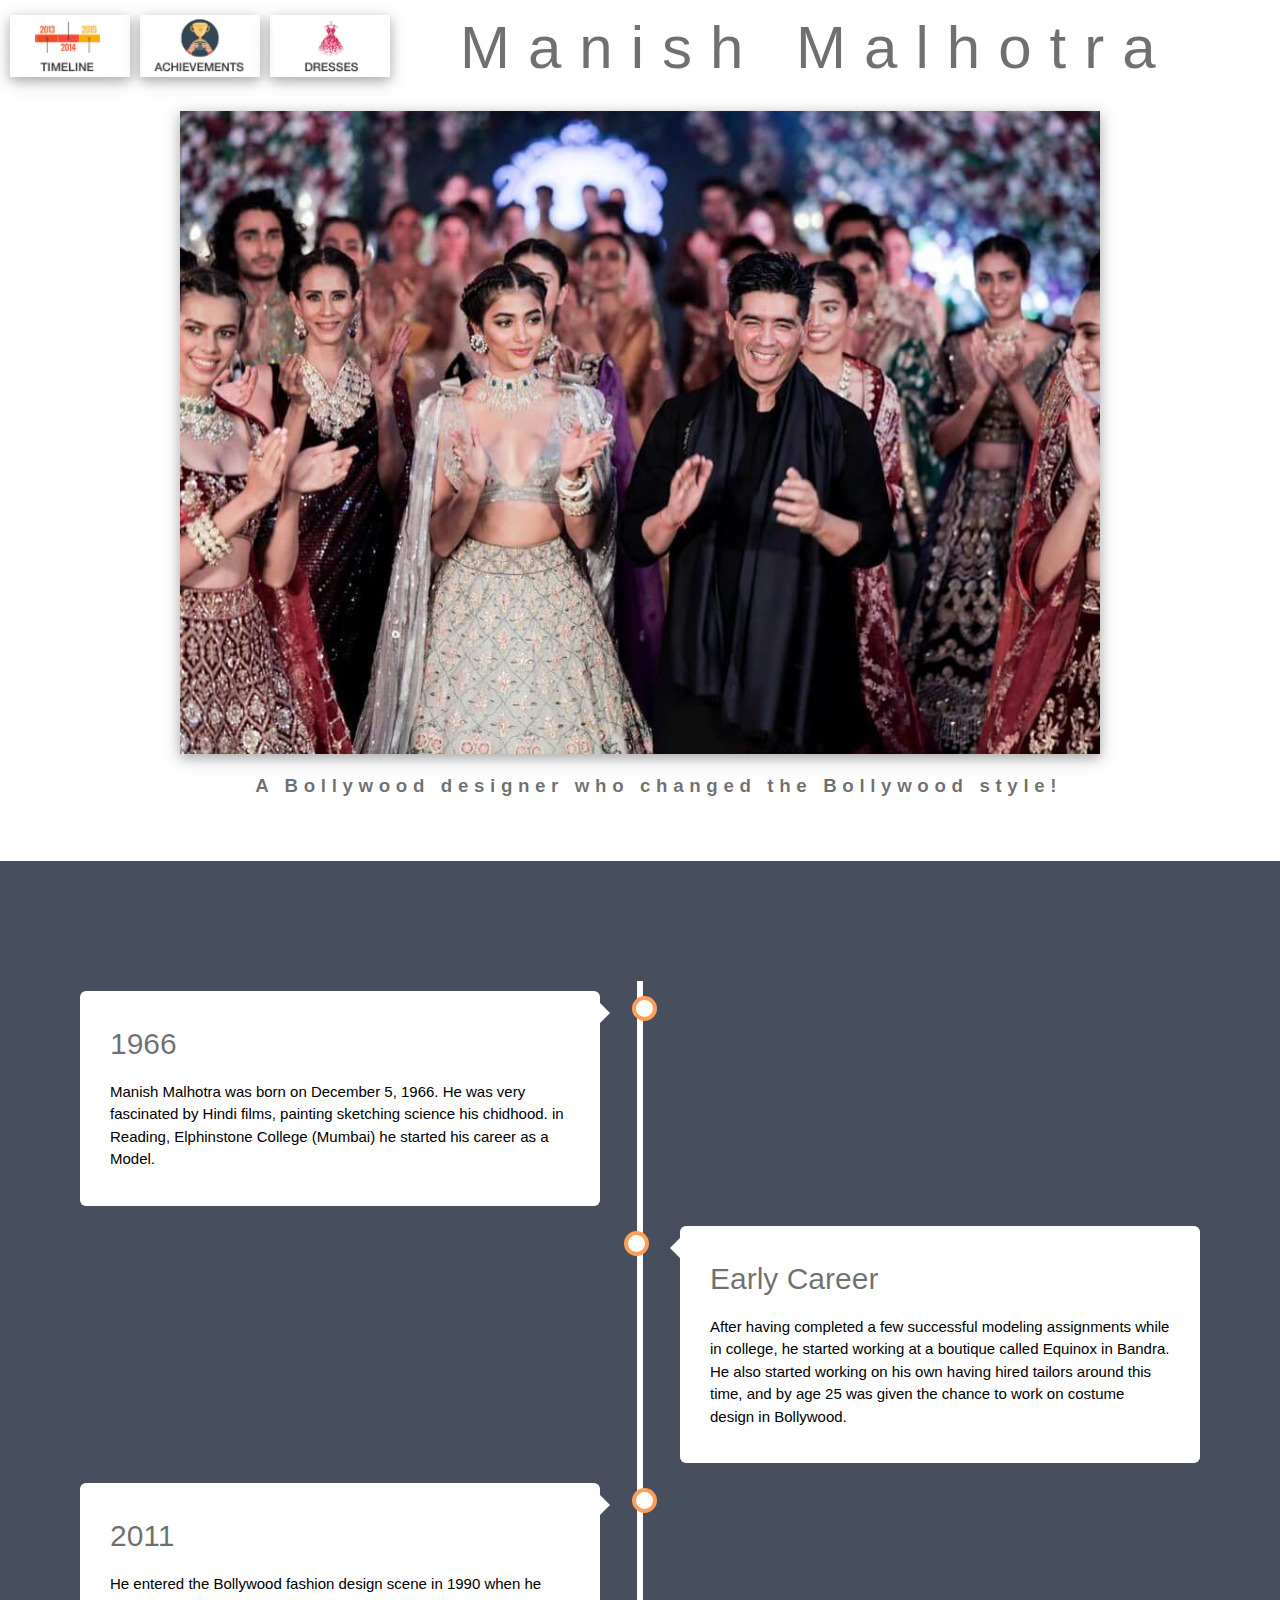
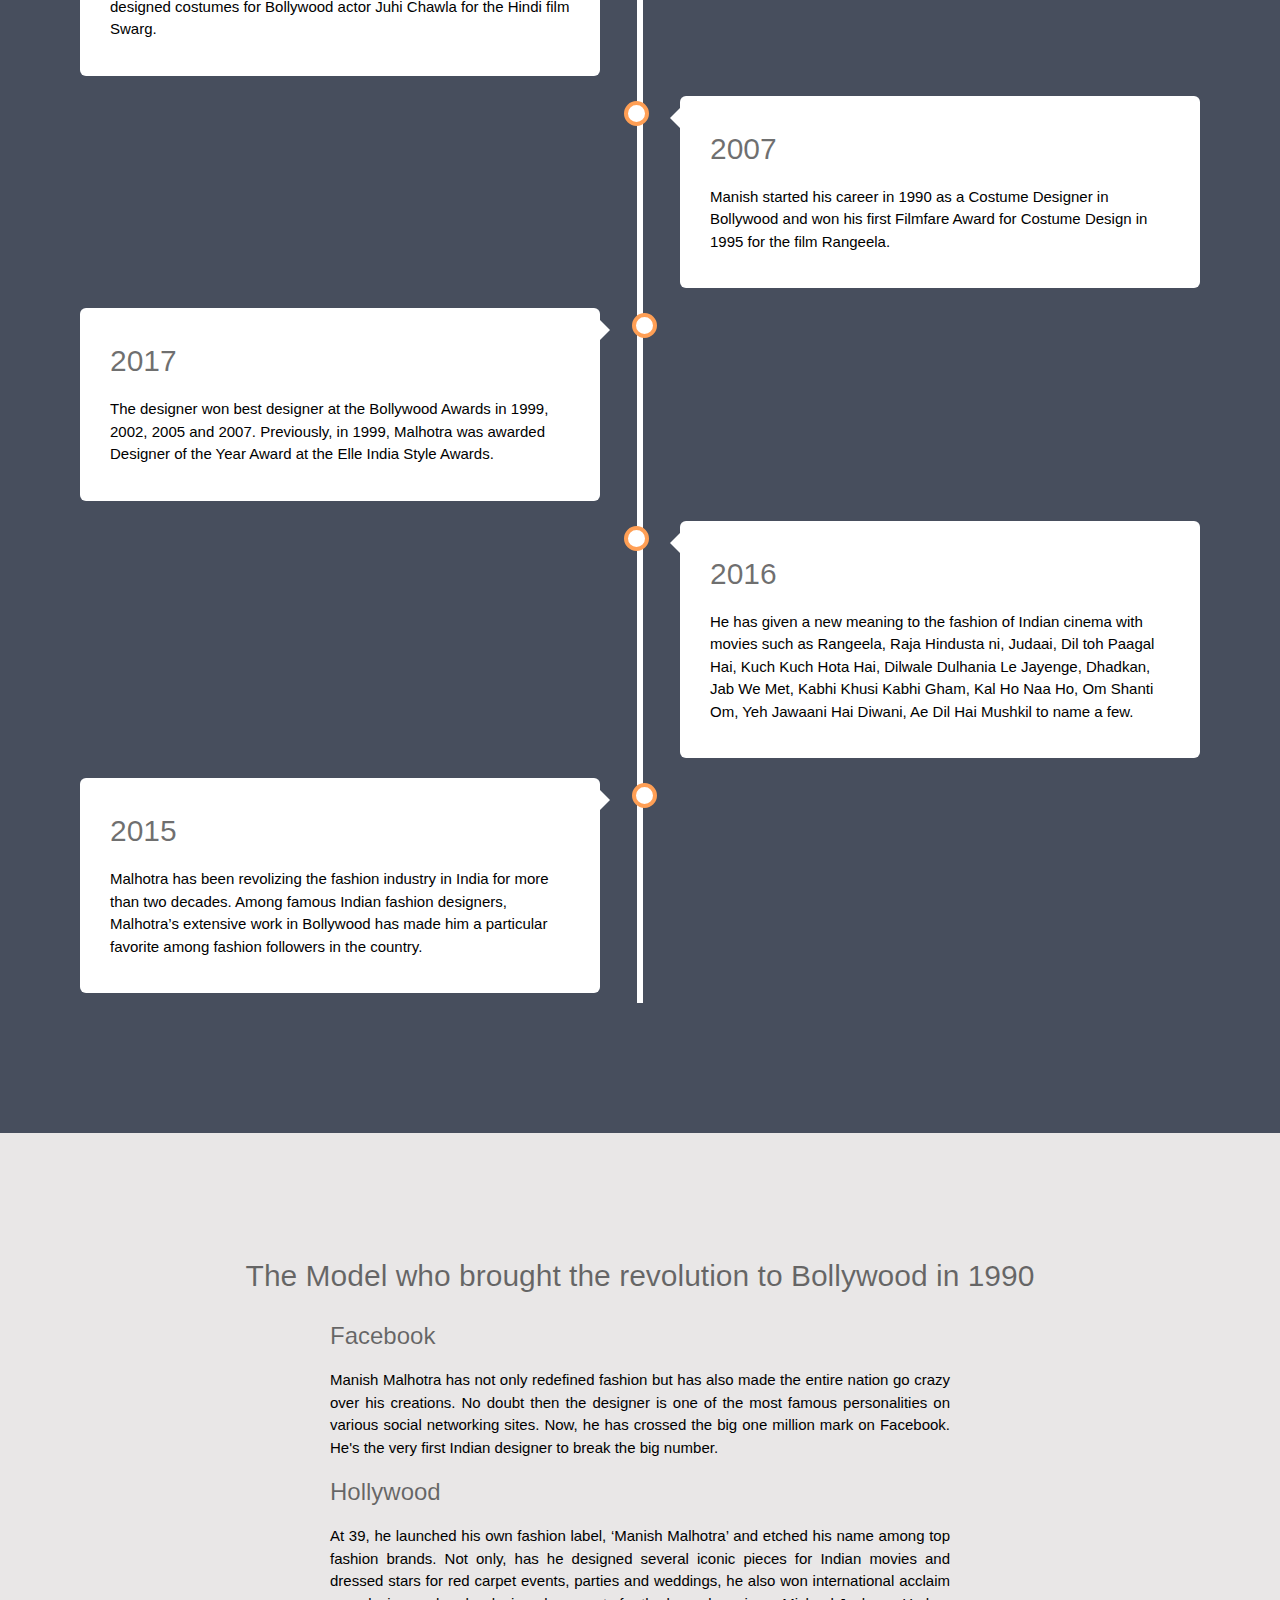
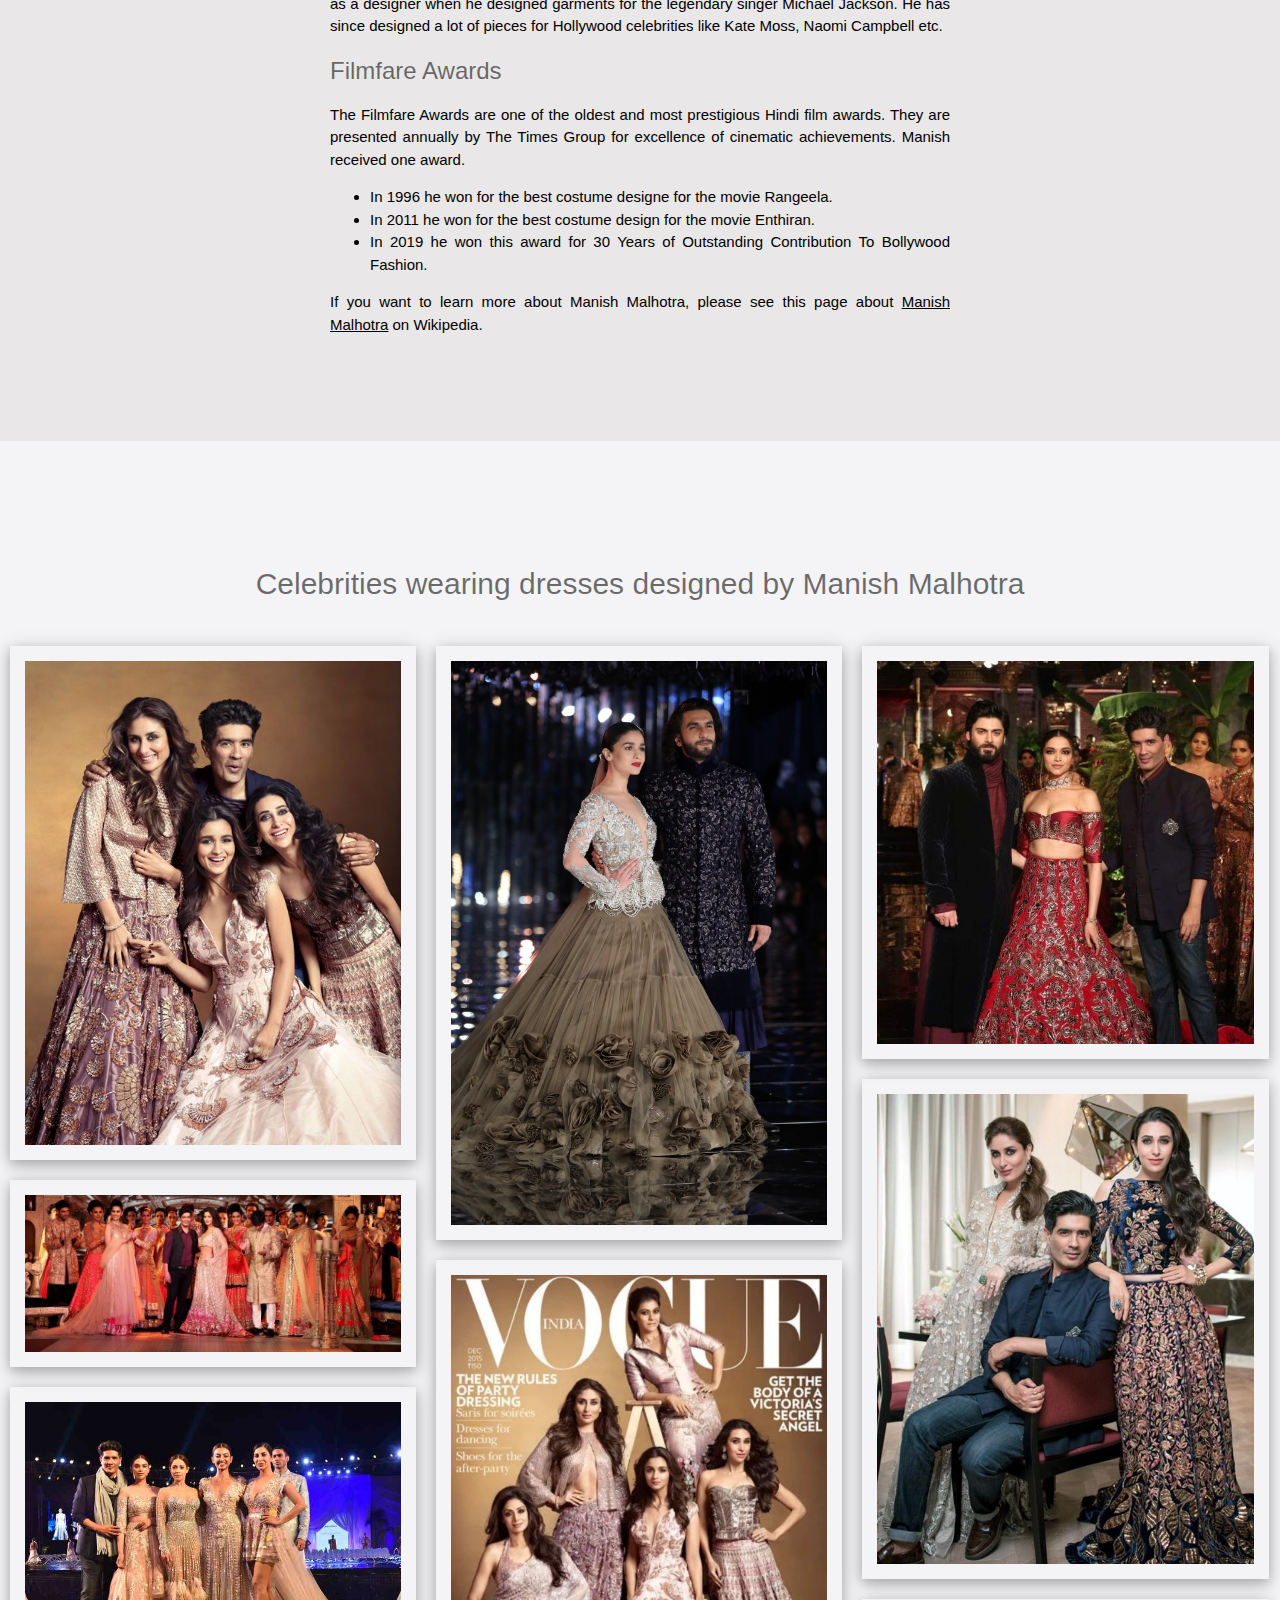
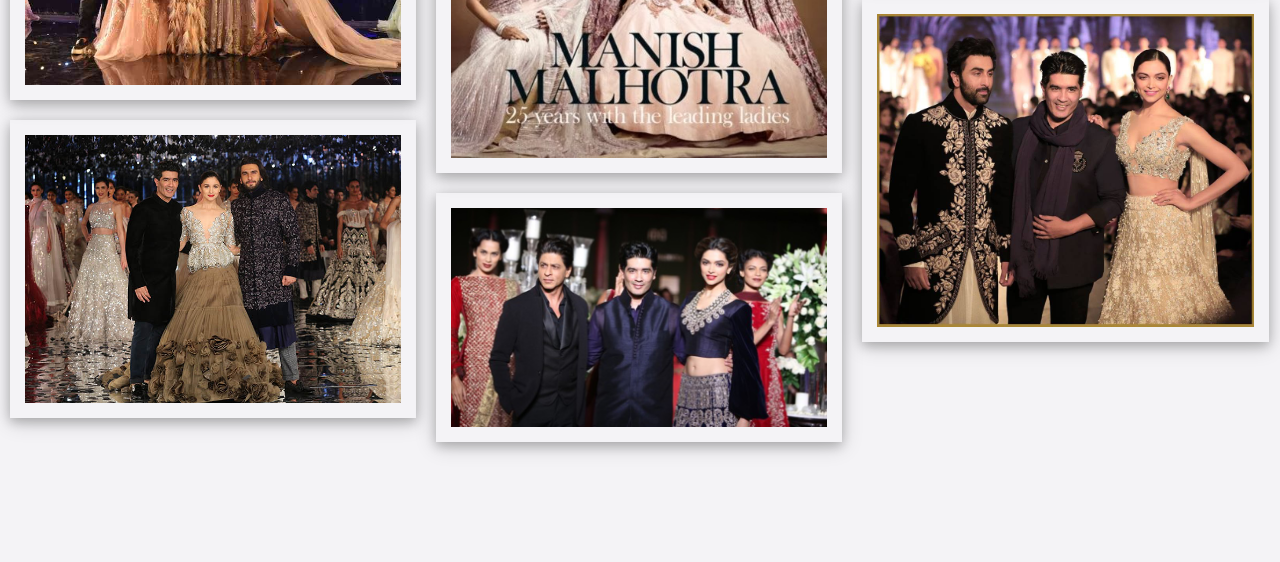
<file: index.html>
<!DOCTYPE html>
<html lang="en">

<head>
    <meta charset="UTF-8">
    <meta name="viewport" content="width=device-width, initial-scale=1.0">
    <meta http-equiv="X-UA-Compatible" content="ie=edge">
    <title>Manish Malhotra Tribute Page</title>
    <link rel="stylesheet" href="index.css">
    <link rel="stylesheet" href="https://www.w3schools.com/w3css/4/w3.css">
</head>

<body>
    <main class="main">

        <!-- Navigation -->
        <section class="navigation">
            <div class="row">
                <div class="column">
                    <div class="w3-card-4">
                        <a href="#timeline"><img src="./assets/images/timelineIcon.png"></a>
                    </div>
                </div>
                <div class="column">
                    <div class="w3-card-4">
                        <a href="#achievements"><img src="./assets/images/achievementsIcon.png"></a>
                    </div>
                </div>
                <div class="column">
                    <div class="w3-card-4">
                        <a href="#celebrities"><img src="./assets/images/dressIcon.png"></a>
                    </div>
                </div>
                <div class="column">
                    <h1 id="title">Manish Malhotra</h1>
                </div>
            </div>
        </section>

        <!-- Manish Malhotra landing page -->
        <section class="landing">
            <figure id="img-div">
                <img class="w3-card-4" src="m.jpg">
                <!-- <figcaption id="img-caption">
                    The Bollywood Diva
                </figcaption> -->
                <p id="tagLine">A Bollywood designer who changed the Bollywood style!</p>
            </figure>
        </section>

        <section id="timeline">
            <div class="timeline">
                <div class="container left">
                    <div class="content">
                        <h2>1966</h2>
                        <p>Manish Malhotra was born on December 5, 1966. He was very fascinated by Hindi films, painting
                            sketching science his chidhood. in Reading, Elphinstone College
                            (Mumbai) he started his career as a Model.</p>
                    </div>
                </div>
                <div class="container right">
                    <div class="content">
                        <h2>Early Career</h2>
                        <p> After having completed a few successful modeling assignments
                            while in college, he started working at a boutique called Equinox in Bandra. He also
                            started working on his own having hired tailors around this time, and by age 25 was given
                            the
                            chance to work on costume design in Bollywood.</p>
                    </div>
                </div>
                <div class="container left">
                    <div class="content">
                        <h2>2011</h2>
                        <p> He entered the Bollywood fashion design scene
                            in 1990 when he designed costumes for Bollywood actor Juhi Chawla for the Hindi film Swarg.
                        </p>
                    </div>
                </div>
                <div class="container right">
                    <div class="content">
                        <h2>2007</h2>
                        <p>Manish started his career in 1990 as a Costume Designer in Bollywood and won
                            his first Filmfare Award for Costume Design in 1995 for the film Rangeela.</p>
                    </div>
                </div>
                <div class="container left">
                    <div class="content">
                        <h2>2017</h2>
                        <p>The designer won best designer at the Bollywood Awards in 1999, 2002,
                            2005 and 2007. Previously, in 1999, Malhotra was awarded Designer of the Year Award at the
                            Elle India Style Awards.</p>
                    </div>
                </div>
                <div class="container right">
                    <div class="content">
                        <h2>2016</h2>
                        <p>He has given a new meaning to the fashion of Indian cinema with movies such as
                            Rangeela, Raja Hindusta ni, Judaai, Dil toh Paagal Hai, Kuch Kuch Hota Hai, Dilwale Dulhania
                            Le
                            Jayenge,
                            Dhadkan, Jab We Met, Kabhi Khusi Kabhi Gham, Kal Ho Naa Ho, Om Shanti Om, Yeh Jawaani Hai
                            Diwani,
                            Ae Dil Hai Mushkil to name a few.</p>
                    </div>
                </div>
                <div class="container left">
                    <div class="content">
                        <h2>2015</h2>
                        <p>Malhotra has been revolizing the fashion industry in India for more
                            than two decades. Among famous Indian fashion designers, Malhotra’s extensive work in
                            Bollywood has
                            made him a particular favorite among fashion followers in the country.</p>
                    </div>
                </div>
            </div>
        </section>

        <!-- Achievements -->
        <section id="achievements">
            <h2 id=cc2>The Model who brought the revolution to Bollywood in 1990</h2>
            <div class="column">
                <h3>
                    Facebook
                </h3>
                <p>Manish Malhotra has not only redefined fashion but has also made the entire nation go
                    crazy over his creations. No doubt then the designer is one of the most famous personalities
                    on various social networking sites. Now, he has crossed the big one million mark on Facebook.
                    He's the very first Indian designer to break the big number.</p>
                <h3>
                    Hollywood
                </h3>
                <p>At 39, he launched his own fashion label, ‘Manish Malhotra’ and etched his name among top fashion
                    brands.
                    Not only, has he designed several iconic pieces for Indian movies and dressed stars for red
                    carpet
                    events,
                    parties and weddings, he also won international acclaim as a designer when he designed garments
                    for the
                    legendary singer Michael Jackson. He has since designed a lot of pieces for Hollywood
                    celebrities like
                    Kate
                    Moss,
                    Naomi Campbell etc.</p>
                <h3>
                    Filmfare Awards
                </h3>
                <p>
                    The Filmfare Awards are one of the oldest and most prestigious Hindi film awards. They are presented
                    annually by The Times Group for excellence of cinematic achievements. Manish received one award.
                </p>
                <ul>
                    <li>
                        In 1996 he won for the best costume designe for the movie Rangeela.
                    </li>
                    <li>
                        In 2011 he won for the best costume design for the movie Enthiran.
                    </li>
                    <li>
                        In 2019 he won this award for 30 Years of Outstanding Contribution To Bollywood Fashion.
                    </li>
                </ul>
                <p>If you want to learn more about Manish Malhotra, please see this page about
                    <a href="https://en.wikipedia.org/wiki/Manish_Malhotra" target="_blank">Manish Malhotra</a> on
                    Wikipedia.</p>
            </div>
        </section>

        <!-- Celebrities who wore Manish Malhotra designed dresses -->
        <section id="celebrities">
            <h2>Celebrities wearing dresses designed by Manish Malhotra</h2>

            <!-- Photo Grid -->
            <div class="row">
                <div class="column">
                    <div class="w3-card-4" style="width:100%">
                        <img src="tribute\1.jpg" alt="Alps" style="width:100%">
                    </div>
                    <div class="w3-card-4" style="width:100%; margin-top: 20px;">
                        <img src="tribute\3.jpg" alt="Alps" style="width:100%">
                    </div>
                    <div class="w3-card-4" style="width:100%; margin-top: 20px;">
                        <img src="tribute\4.jpg" style="width:100%">
                    </div>
                    <div class="w3-card-4" style="width:100%; margin-top: 20px;">
                        <img src="tribute\5.jpg" style="width:100%">
                    </div>
                </div>
                <div class="column">
                    <div class="w3-card-4" style="width:100%">
                        <img src="tribute\6.jpg" style="width:100%">
                    </div>
                    <div class="w3-card-4" style="width:100%; margin-top: 20px;">
                        <img src="tribute\7.jpg" style="width:100%">
                    </div>
                    <div class="w3-card-4" style="width:100%; margin-top: 20px;">
                        <img src="tribute\20.jpg" style="width:100%">
                    </div>
                </div>

                <div class="column">
                    <div class="w3-card-4" style="width:100%;">
                        <img src="tribute\11.jpg" style="width:100%">
                    </div>
                    <div class="w3-card-4" style="width:100%; margin-top: 20px;">
                        <img src="tribute\12.jpg" style="width:100%">
                    </div>
                    <div class="w3-card-4" style="width:100%; margin-top: 20px;">
                        <img src="tribute\18.jpg" style="width:100%">
                    </div>

                </div>
            </div>

        </section>
        <section id="footer">

        </section>
    </main>
</body>

</html>
</file>
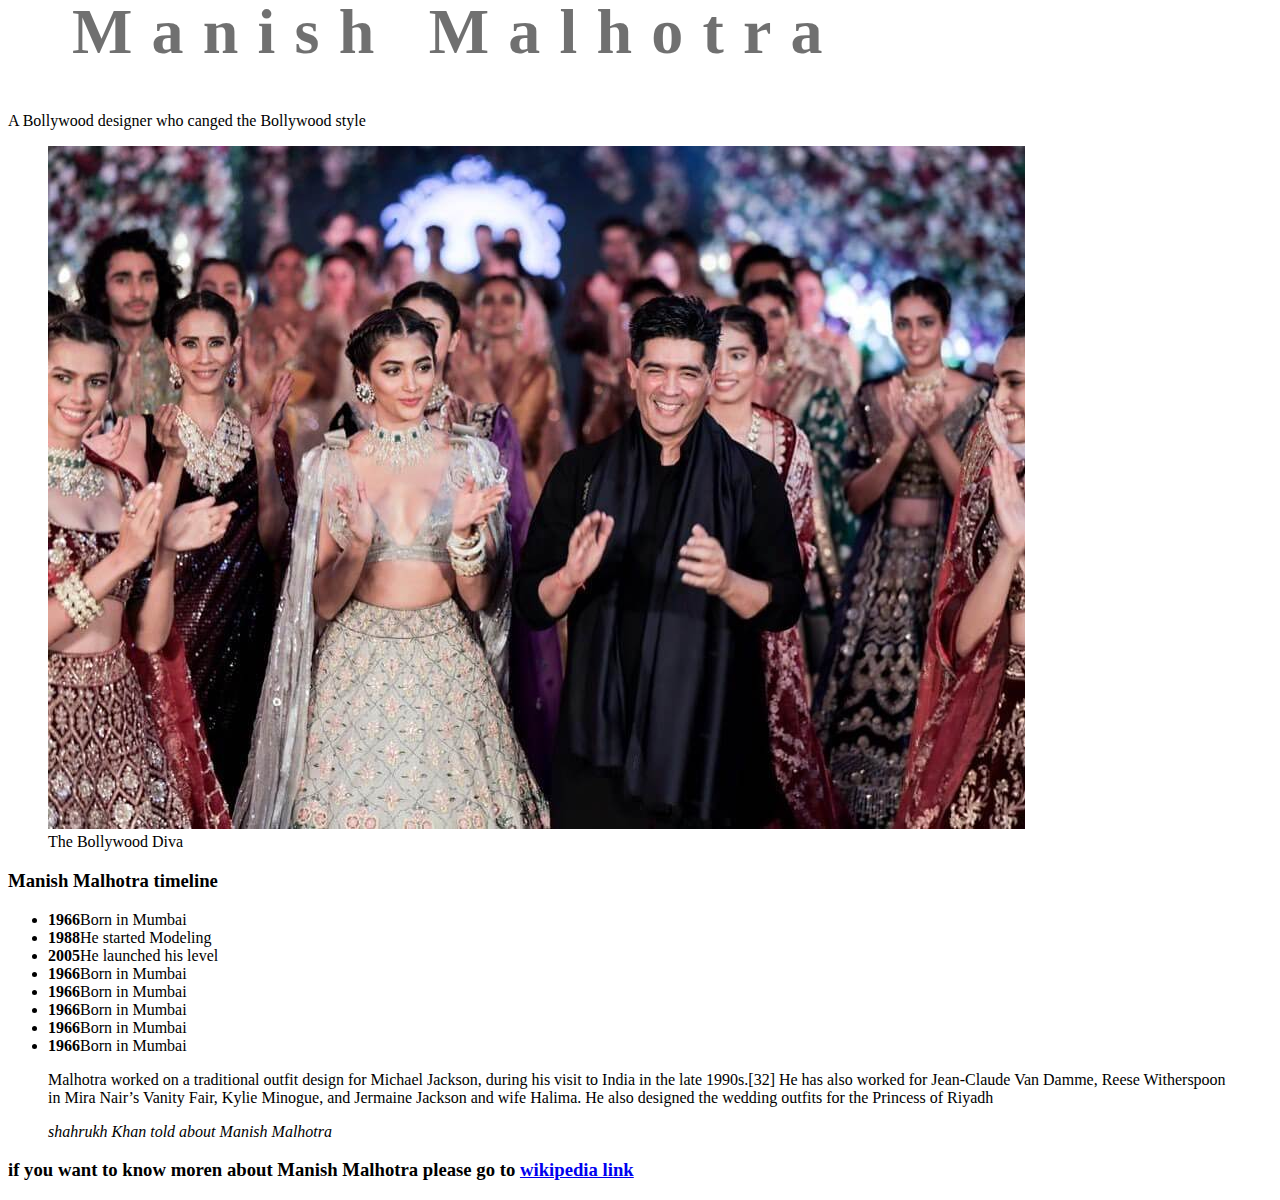
<file: 1.html>
<!DOCTYPE html>
<html lang="en">
<head>
    <meta charset="UTF-8">
    <meta name="viewport" content="width=device-width, initial-scale=1.0">
    <meta http-equiv="X-UA-Compatible" content="ie=edge">
    <title>Document</title>
    <link rel="stylesheet" href="index.css">
</head>
<body>

    <main id = "main">

        <h1 id= "title">Manish Malhotra</h1>
        <p>A Bollywood designer who canged the Bollywood style</p>

        <figure id ="img-div">
        <img id= "image" src="m.jpg" alt="image not found">
            <figcaption id="img-caption">
         The Bollywood Diva


            </figcaption>
        </figure>

        <section id="Manish-info">
         <h3 id="Headline">Manish Malhotra timeline</h3>
         <ul>
             <li><strong>1966</strong>Born in Mumbai</li>   
             <li><strong>1988</strong>He started Modeling</li>   
             <li><strong>2005</strong>He launched his level</li>   
             <li><strong>1966</strong>Born in Mumbai</li>   
             <li><strong>1966</strong>Born in Mumbai</li>   
             <li><strong>1966</strong>Born in Mumbai</li>   
             <li><strong>1966</strong>Born in Mumbai</li>   
             <li><strong>1966</strong>Born in Mumbai</li>   
            
             
            
         </ul>
         <blockquote cite="https://en.wikipedia.org/wiki/Manish_Malhotra">
        <p>Malhotra worked on a traditional outfit design for Michael Jackson, during his visit to India in the late
             1990s.[32] He has also worked for Jean-Claude Van Damme, Reese Witherspoon in Mira Nair’s Vanity Fair,
              Kylie Minogue, and Jermaine Jackson and wife Halima. He also designed the wedding outfits for the Princess
               of Riyadh</p> 
               <cite>shahrukh Khan told about Manish Malhotra</cite>
        </blockquote>

        <h3>if you want to know moren about Manish Malhotra please go to
             <a href="https://en.wikipedia.org/wiki/Manish_Malhotra" target="_blank">wikipedia link</a></h3>





        </section>















    </main>
    
</body>
</html>
</file>
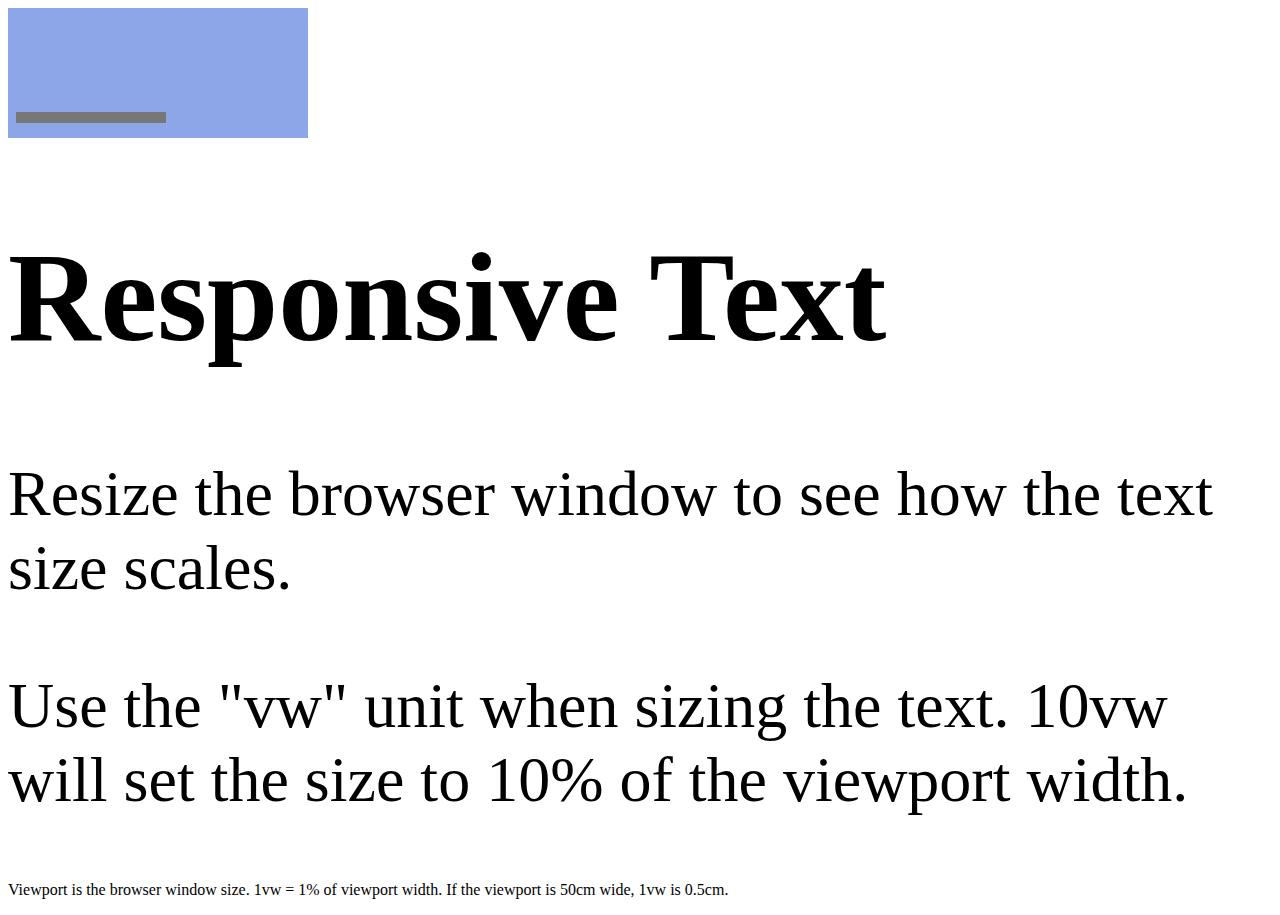
<file: new.html>
<!DOCTYPE html>
<html lang="en">
<head>
    <meta charset="UTF-8">
    <meta name="viewport" content="width=device-width, initial-scale=1.0">
    <meta http-equiv="X-UA-Compatible" content="ie=edge">
    <title>Document</title>


    <style>

   .block{
	width: 300px;
	height: 130px;
	background-color:  #8CA6E8;
}



#demo1{
	position: relative;   
}
#demo1:before{
	position: absolute;
	content: "";
	bottom: 15px;
	left: 8px;
	top: 80%;
	width: 50%;
	background: #777;
}
    
    </style>
</head>

<body>
    <!-- <div id="demo1" class="block">;ilukhgjhhkghgk</div> -->  
    <div id="demo1" class="block"></div>


    <!-- <div class="block"></div> -->

    <h1 style="font-size:10vw;">Responsive Text</h1>

    <p style="font-size:5vw;">Resize the browser window to see how the text size scales.</p>
    
    <p style="font-size:5vw;">Use the "vw" unit when sizing the text. 10vw will set the size to 10% of the viewport width.</p>
    
    <p>Viewport is the browser window size. 1vw = 1% of viewport width. If the viewport is 50cm wide, 1vw is 0.5cm.</p>
    
    
</body>
</html>
</file>
<file: index.css>
/* MacBook Pro */

@media (max-width: 2881px) {

.navigation {
    margin-top: 3em;
    position: -webkit-sticky;
    /* Safari */
    position: sticky;
    top: 0;
    background-color: white;
    z-index: 2;
}
}

/* Dell */

@media (max-width: 1366px) {

.navigation {
    margin-top: 1em;
    position: -webkit-sticky;
    /* Safari */
    position: sticky;
    top: 0;
    background-color: white;
    z-index: 2;
}

/* Samsung A8+ */

@media (max-width: 1080px) {

}

/* Small phone screen */

@media (max-width: 1366px) {

}

}
.navigation .row .column .w3-card-4 img {
    width: 120px;
}

/* Navigation buttons grid -------------------------------------------------------------------- */

.navigation .row {
    display: -ms-flexbox;
    /* IE10 */
    display: flex;
    -ms-flex-wrap: wrap;
    /* IE10 */
    flex-wrap: wrap;
}

/* Create columns that sits next to each other */

.navigation .column {
    -ms-flex: 25%;
    /* IE10 */
    max-width: 100%;
    margin-left: 10px;
    margin-bottom: -1.5em;
}

.navigation .column img {
    vertical-align: middle;
    width: 100%;
    padding: 3px;
}

/* Navigation buttons grid -------------------------------------------------------------------- */

#title {
    margin-left: 1em;
    margin-top: -.2em;
    letter-spacing: 0.3em;
    font-size: 4em;
    color: rgba(0, 0, 0, 0.562);
}

.landing {
    margin-top: 2em;
    /* background-color: red; */
    text-align: center;
    margin-bottom: 20em;
}

.landing img {
    width:100%;
    max-width: 920px;
}

#tagLine {
    margin-left: 2em;
    margin-top: 1em;
    letter-spacing: 0.3em;
    font-size: 1.25em;
    font-weight: 600;
    color: rgba(0, 0, 0, 0.562);
}

#timeline {
    margin-top: 20em;
    background-color: #474e5d;
    padding-top: 120px;
    margin-top: -120px;
    padding-bottom: 240px;
    margin-top: -240px;
}

/* The actual timeline (the vertical ruler) */

.timeline {
    position: relative;
    max-width: 1200px;
    margin: 0 auto;
}

/* The actual timeline (the vertical ruler) */

.timeline::after {
    content: '';
    position: absolute;
    width: 6px;
    background-color: white;
    top: 0;
    bottom: 0;
    left: 50%;
    margin-left: -3px;
}

/* Container around content */

.container {
    padding: 10px 40px;
    position: relative;
    background-color: inherit;
    width: 50%;
}

/* The circles on the timeline */

.container::after {
    content: '';
    position: absolute;
    width: 25px;
    height: 25px;
    right: -17px;
    background-color: white;
    border: 4px solid #FF9F55;
    top: 15px;
    border-radius: 50%;
    z-index: 1;
}

/* Place the container to the left */

.left {
    left: 0;
}

/* Place the container to the right */

.right {
    left: 50%;
}

/* Add arrows to the left container (pointing right) */

.left::before {
    content: " ";
    height: 0;
    position: absolute;
    top: 22px;
    width: 0;
    z-index: 1;
    right: 30px;
    border: medium solid white;
    border-width: 10px 0 10px 10px;
    border-color: transparent transparent transparent white;
}

/* Add arrows to the right container (pointing left) */

.right::before {
    content: " ";
    height: 0;
    position: absolute;
    top: 22px;
    width: 0;
    z-index: 1;
    left: 30px;
    border: medium solid white;
    border-width: 10px 10px 10px 0;
    border-color: transparent white transparent transparent;
}

/* Fix the circle for containers on the right side */

.right::after {
    left: -16px;
}

/* The actual content */

.content {
    padding: 20px 30px;
    background-color: white;
    position: relative;
    border-radius: 6px;
    color: rgba(0, 0, 0, 0.562);
}

/* Media queries - Responsive timeline on screens less than 600px wide */

@media screen and (max-width: 600px) {
    /* Place the timelime to the left */
    .timeline::after {
        left: 31px;
    }
    /* Full-width containers */
    .container {
        width: 100%;
        padding-left: 70px;
        padding-right: 25px;
    }
    /* Make sure that all arrows are pointing leftwards */
    .container::before {
        left: 60px;
        border: medium solid white;
        border-width: 10px 10px 10px 0;
        border-color: transparent white transparent transparent;
    }
    /* Make sure all circles are at the same spot */
    .left::after, .right::after {
        left: 15px;
    }
    /* Make all right containers behave like the left ones */
    .right {
        left: 0%;
    }
}

#achievements {
    background-color: rgb(233, 231, 231);
    padding-top: 110px;
    margin-top: -110px;
    padding-bottom: 200px;
    text-align: center;
}

#achievements h2 {
    color: rgba(0, 0, 0, 0.562);
    text-align: center;
}

#achievements h3 {
    color: rgba(0, 0, 0, 0.562);
}

#achievements .column {
    display: inline-block;
    max-width: 620px;
    text-align: justify;
}

#timeline .timeline .container .content p {
    color: rgb(0, 0, 0);
}

#celebrities {
    background-color: rgb(244, 243, 246);
    padding-top: 110px;
    margin-top: -110px;
    padding-bottom: 110px;
}

#celebrities h2 {
    color: rgba(0, 0, 0, 0.562);
    text-align: center;
    margin-bottom: 1em;
}

/* Photo gallery grid -------------------------------------------------------------------- */

#celebrities .row {
    display: -ms-flexbox;
    /* IE10 */
    display: flex;
    -ms-flex-wrap: wrap;
    /* IE10 */
    flex-wrap: wrap;
}

/* Create three equal columns that sits next to each other */

#celebrities .column {
    -ms-flex: 33.3%;
    /* IE10 */
    flex: 33.3%;
    max-width: 33.3%;
    padding: 10px;
}

#celebrities .column img {
    vertical-align: middle;
    width: 100%;
    padding: 15px;
}

/* Responsive layout - makes a two column-layout instead of four columns */

@media screen and (max-width: 800px) {
    .navigation .row .column .w3-card-4 img {
        width: 120px;
    }
    #title {
        margin-left: 0em;
        margin-top: 0em;
        letter-spacing: 0.1em;
        font-size: 3.3em;
        color: rgba(0, 0, 0, 0.562);
    }
    #celebrities .column {
        -ms-flex: 50%;
        flex: 50%;
        max-width: 50%;
    }
}

/* Responsive layout - makes the two columns stack on top of each other instead of next to each other */

@media screen and (max-width: 600px) {
    .navigation .row .column .w3-card-4 img {
        width: 100px;
    }
    #title {
        margin-top: .5em;
        letter-spacing: 0.1em;
        font-size: 2em;
        color: rgba(0, 0, 0, 0.562);
    }
    #celebrities .column {
        -ms-flex: 100%;
        flex: 100%;
        max-width: 100%;
    }
}

/* Photo gallery grid -------------------------------------------------------------------- */
</file>
